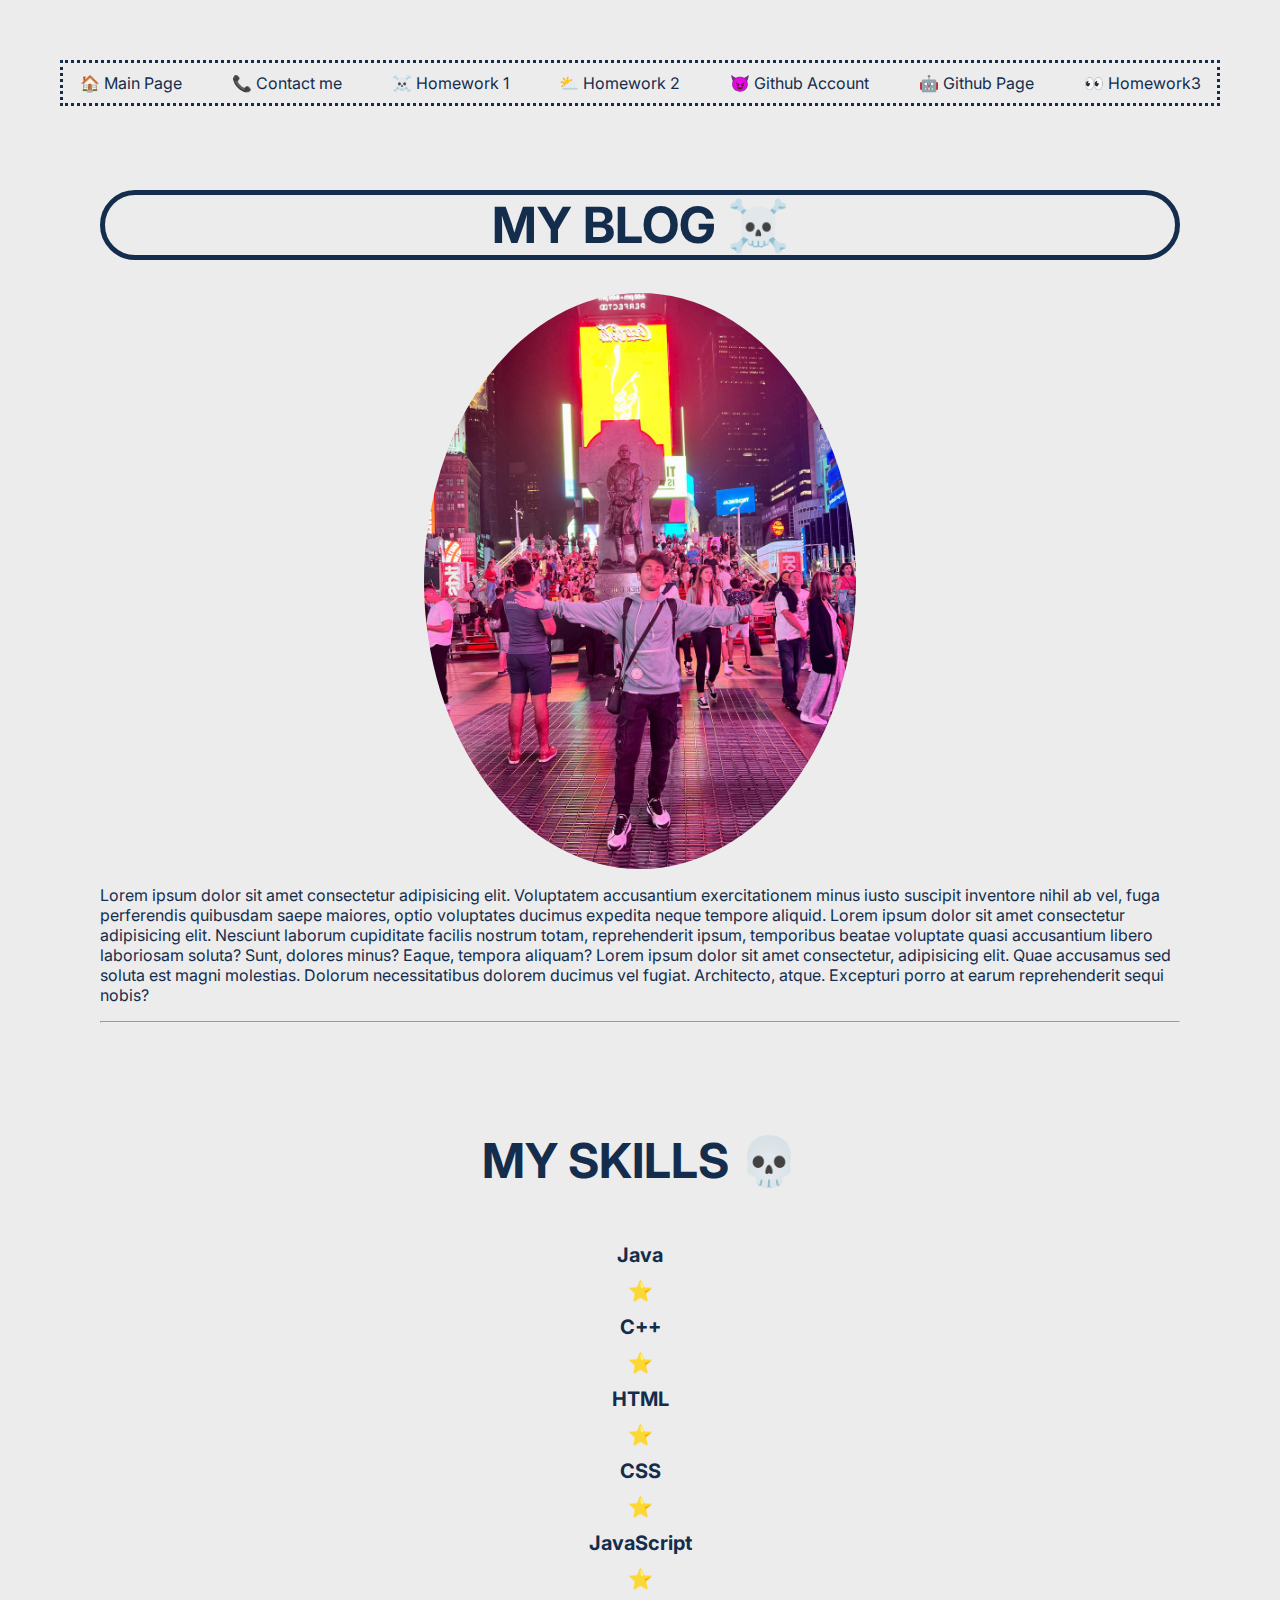
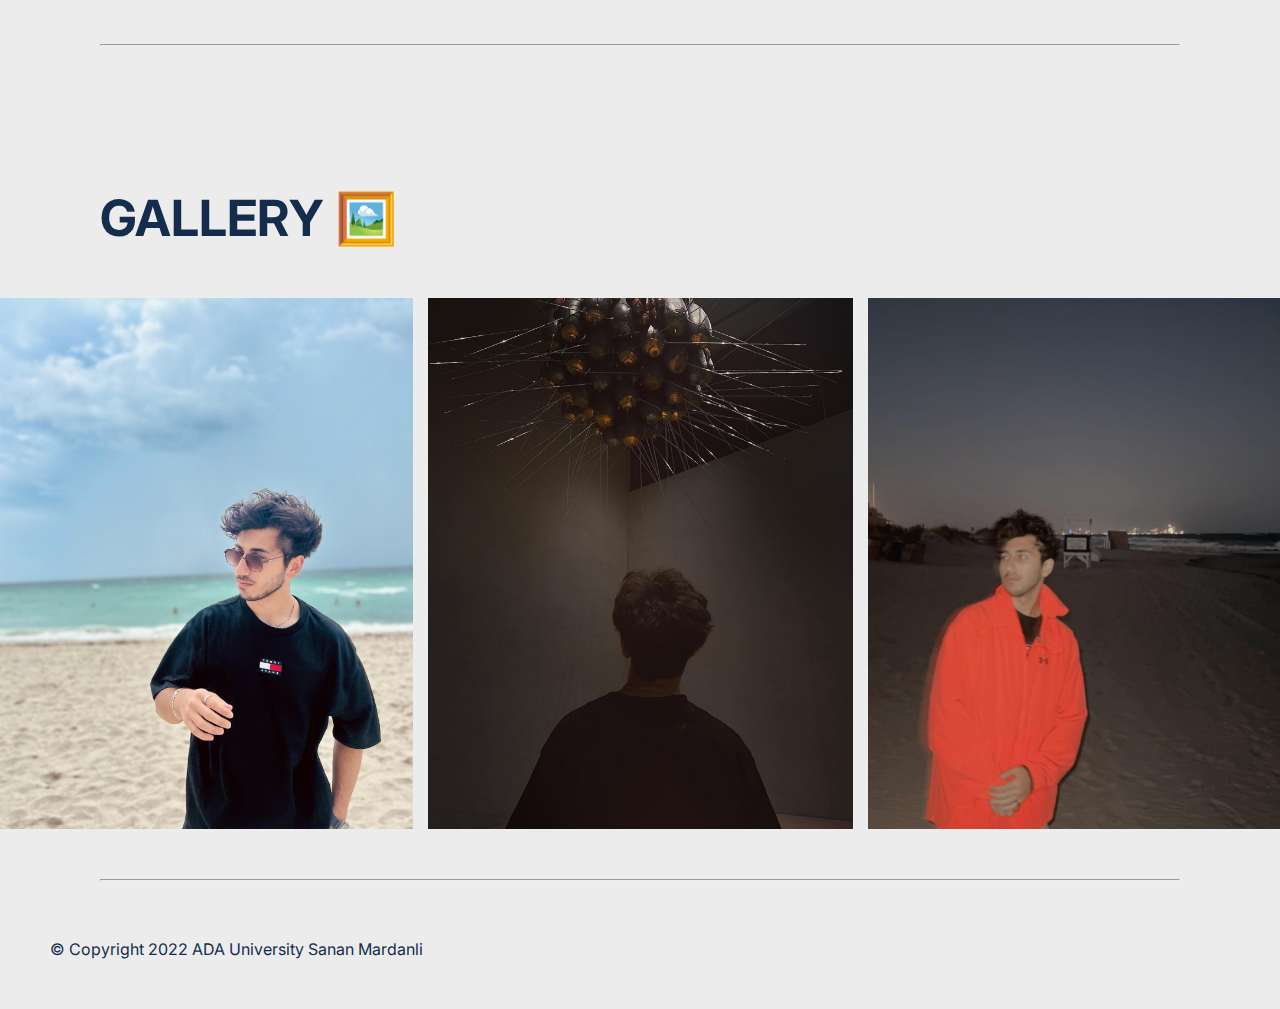
<file: index.html>
<!DOCTYPE html>
<html lang="en">
  <head>
    <meta charset="UTF-8" />
    <meta http-equiv="X-UA-Compatible" content="IE=edge" />
    <meta name="viewport" content="width=device-width, initial-scale=1.0" />
    <title>My Blog</title>
    <link rel="stylesheet" href="style.css" />
    <link rel="preconnect" href="https://fonts.googleapis.com" />
    <link rel="preconnect" href="https://fonts.gstatic.com" crossorigin />
    <link
      href="https://fonts.googleapis.com/css2?family=Inter:wght@100;200;300;400;500;600;700&display=swap"
      rel="stylesheet"
    />
    <link rel="shortcut icon" href="favicon.ico" type="image/x-icon" />
    <link rel="icon" href="favicon.ico" type="image/x-icon" />
  </head>
  <body>
    <main>
      <div class="main-content">
        <div class="nav">
          <a href="#">🏠 Main Page</a>
          <a href="contact-me.html">📞 Contact me</a>
          <a href="hw1.html" target="_blank">☠️ Homework 1</a>
          <a href="hw2/app.html" target="_blank">⛅️ Homework 2</a>
          <a
            href="https://github.com/SenanM1/webandapplicationI"
            target="_blank"
            >😈 Github Account</a
          >
          <a
            href="https://senanm1.github.io/webandapplicationI/"
            target="_blank"
            >🤖 Github Page</a
          >
          <a href="https://www.youtube.com/watch?v=n_FxKl8P4h0" target="_blank"
            >👀 Homework3</a
          >
        </div>

        <div class="my-blog-section">
          <h1 class="title">MY BLOG ☠️</h1>
          <img
            class="photo-of-me"
            src="imgs/me.jpg"
            alt="me in the times square"
          />
          <p>
            Lorem ipsum dolor sit amet consectetur adipisicing elit. Voluptatem
            accusantium exercitationem minus iusto suscipit inventore nihil ab
            vel, fuga perferendis quibusdam saepe maiores, optio voluptates
            ducimus expedita neque tempore aliquid. Lorem ipsum dolor sit amet
            consectetur adipisicing elit. Nesciunt laborum cupiditate facilis
            nostrum totam, reprehenderit ipsum, temporibus beatae voluptate
            quasi accusantium libero laboriosam soluta? Sunt, dolores minus?
            Eaque, tempora aliquam? Lorem ipsum dolor sit amet consectetur,
            adipisicing elit. Quae accusamus sed soluta est magni molestias.
            Dolorum necessitatibus dolorem ducimus vel fugiat. Architecto,
            atque. Excepturi porro at earum reprehenderit sequi nobis?
          </p>
          <hr />
        </div>

        <div class="my-skills-section">
          <h1 class="my-skills-text">My Skills 💀</h1>
          <div class="my-skills">
            <table>
              <tbody>
                <tr>
                  <th class="changed">Java</th>
                  <th class="changed">⭐</th>
                </tr>
                <tr>
                  <th class="changed">C++</th>
                  <th class="changed">⭐</th>
                </tr>
                <tr>
                  <th class="changed">HTML</th>
                  <th class="changed">⭐</th>
                </tr>
                <tr>
                  <th class="changed">CSS</th>
                  <th class="changed">⭐</th>
                </tr>
                <tr>
                  <th class="changed">JavaScript</th>
                  <th class="changed">⭐</th>
                </tr>
              </tbody>
            </table>
          </div>
          <hr />
        </div>

        <div class="gallery-section">
          <h1 class="gallery-text">Gallery 🖼️</h1>
          <div class="gallery">
            <img src="imgs/1.jpg" alt="photo-of-me-1" /><img
              src="imgs/2.jpg"
              alt="photo-of-me-1"
            /><img src="imgs/3.jpg" alt="photo-of-me-1" />
          </div>
          <hr />
        </div>

        <footer>&copy; Copyright 2022 ADA University Sanan Mardanli</footer>
      </div>
    </main>
  </body>
</html>
</file>
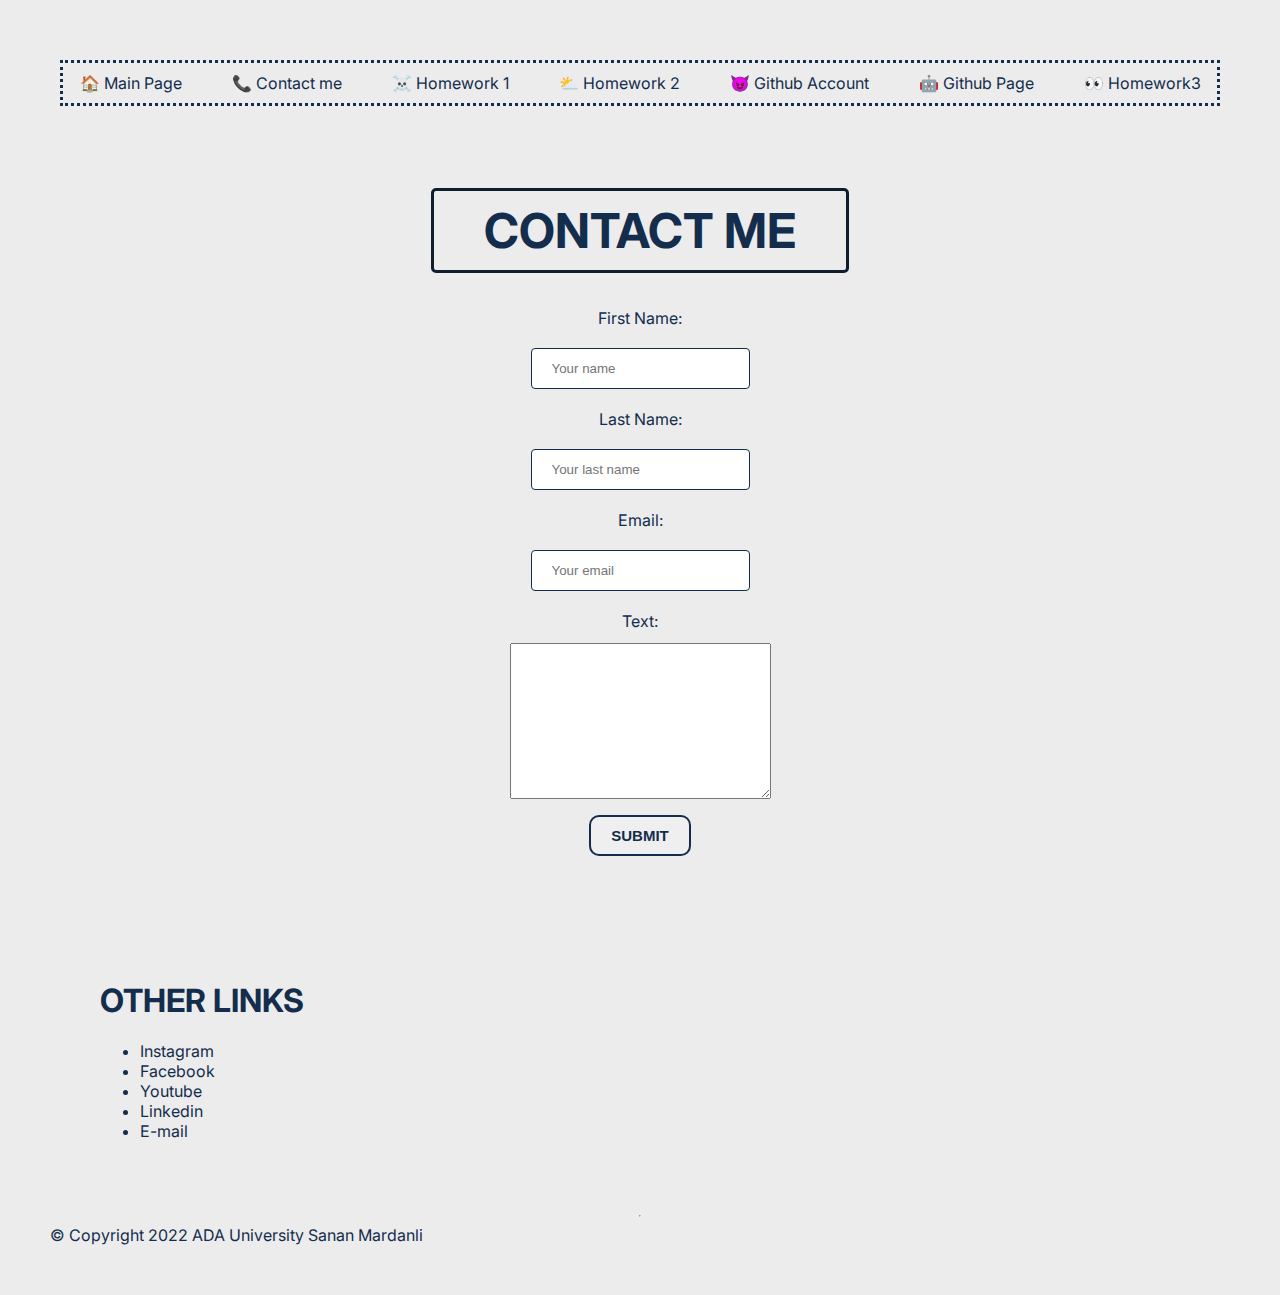
<file: contact-me.html>
<!DOCTYPE html>
<html lang="en">
  <head>
    <meta charset="UTF-8" />
    <meta http-equiv="X-UA-Compatible" content="IE=edge" />
    <meta name="viewport" content="width=device-width, initial-scale=1.0" />
    <title>Contact-me</title>
    <link rel="stylesheet" href="style.css" />
    <link rel="preconnect" href="https://fonts.googleapis.com" />
    <link rel="preconnect" href="https://fonts.gstatic.com" crossorigin />
    <link
      href="https://fonts.googleapis.com/css2?family=Inter:wght@100;200;300;400;500;600;700&display=swap"
      rel="stylesheet"
    />
    <link rel="shortcut icon" href="favicon.ico" type="image/x-icon" />
    <link rel="icon" href="favicon.ico" type="image/x-icon" />
  </head>
  <body>
    <main>
      <div class="main-content">
        <div class="nav">
          <a href="index.html">🏠 Main Page</a>
          <a href="contact-me.html">📞 Contact me</a>
          <a href="hw1.html" target="_blank">☠️ Homework 1</a>
          <a href="hw2/app.html" target="_blank">⛅️ Homework 2</a>
          <a
            href="https://github.com/SenanM1/webandapplicationI"
            target="_blank"
            >😈 Github Account</a
          >
          <a
            href="https://senanm1.github.io/webandapplicationI/"
            target="_blank"
            >🤖 Github Page</a
          >
          <a href="https://www.youtube.com/watch?v=n_FxKl8P4h0" target="_blank"
            >👀 Homework3</a
          >
        </div>
        <div class="form">
          <h1>Contact me</h1>
          <form
            action="mailto:smardanli13986@ada.edu.az"
            method="post"
            enctype="text/plain"
          >
            <table>
              <tr class="form-tr">
                <td><label for="First Name">First Name: </label></td>
                <td>
                  <input
                    type="text"
                    name="fname"
                    id="fname"
                    placeholder="Your name"
                  />
                </td>
              </tr>
              <tr class="form-tr">
                <td><label for="Last Name">Last Name: </label></td>
                <td>
                  <input
                    type="text"
                    name="lname"
                    id="lname"
                    placeholder="Your last name"
                  />
                </td>
              </tr>
              <tr class="form-tr">
                <td><label for="email">Email: </label></td>
                <td>
                  <input
                    type="email"
                    name="email"
                    id="email"
                    placeholder="Your email"
                  />
                </td>
              </tr>
              <tr class="form-tr">
                <td><label for="text">Text: </label></td>
                <td>
                  <textarea
                    name="text"
                    id="text"
                    cols="30"
                    rows="10"
                  ></textarea>
                </td>
              </tr>
              <tr class="form-tr">
                <td>
                  <button class="submit-button" type="submit">SUBMIT</button>
                </td>
              </tr>
            </table>
          </form>
        </div>
        <div class="contact-me">
          <h1>OTHER LINKS</h1>
          <ul>
            <li><a href="#">Instagram</a></li>
            <li><a href="#">Facebook</a></li>
            <li><a href="#">Youtube</a></li>
            <li><a href="#">Linkedin</a></li>
            <li><a href="#">E-mail</a></li>
          </ul>
        </div>
        <hr />

        <footer>&copy; Copyright 2022 ADA University Sanan Mardanli</footer>
      </div>
    </main>
  </body>
</html>
</file>
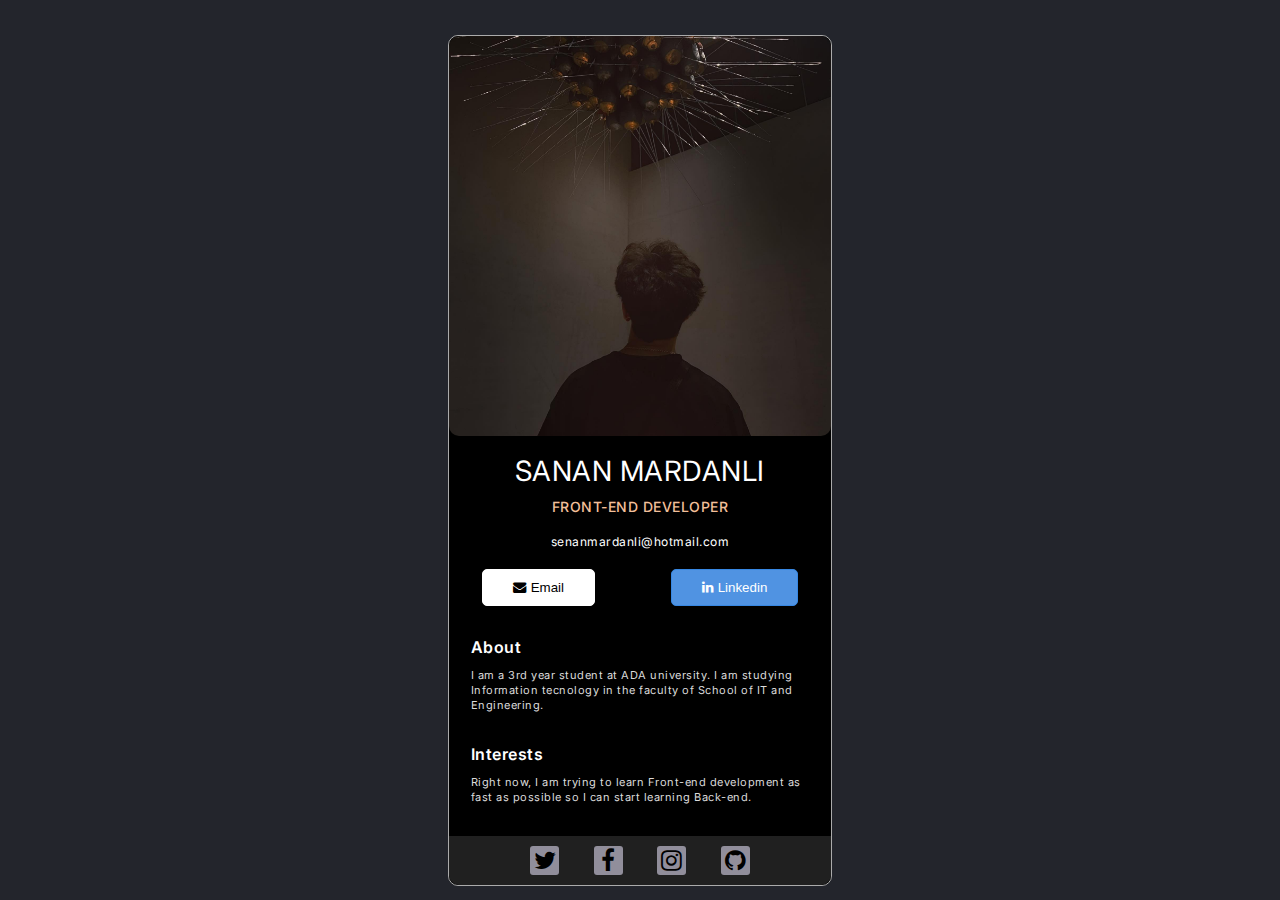
<file: hw1.html>
<!DOCTYPE html>
<html lang="en">
  <head>
    <meta charset="UTF-8" />
    <meta http-equiv="X-UA-Compatible" content="IE=edge" />
    <meta name="viewport" content="width=device-width, initial-scale=1.0" />
    <title>Homework 1</title>
    <link rel="stylesheet" href="css-hw1.css" />
    <link
      rel="stylesheet"
      href="https://cdnjs.cloudflare.com/ajax/libs/font-awesome/4.7.0/css/font-awesome.min.css"
    />
    <link rel="preconnect" href="https://fonts.googleapis.com" />
    <link rel="preconnect" href="https://fonts.gstatic.com" crossorigin />
    <link
      href="https://fonts.googleapis.com/css2?family=Inter:wght@100;200;300;400;500;600;700;800&family=Open+Sans:ital,wght@0,300;0,400;0,500;0,600;0,700;1,300;1,400;1,500;1,600;1,700&display=swap"
      rel="stylesheet"
    />
    <link
      href="https://fonts.googleapis.com/css2?family=Inter:wght@200;400;500;600&amp;display=swap"
      rel="stylesheet"
    />
  </head>
  <body>
    <main>
      <div class="container">
        <div class="img-container"></div>
        <div class="content">
          <p class="title">Sanan Mardanli</p>
          <p class="passion-title">Front-end developer</p>
          <p class="email-title">senanmardanli@hotmail.com</p>
          <div class="links-container">
            <button class="btn btn-email">
              <i class="fa fa-solid fa-envelope"></i>
              <span class="btn-email-text">Email</span>
            </button>
            <button class="btn btn-linkedin">
              <span class="btn-linkedin-icon"
                ><i class="fa fa-brands fa-linkedin"></i
              ></span>
              <span class="btn-linkedin-text">Linkedin</span>
            </button>
          </div>
          <div class="info">
            <div class="about-info">
              <h1>About</h1>
              <p>
                I am a 3rd year student at ADA university. I am studying
                Information tecnology in the faculty of School of IT and
                Engineering.
              </p>
            </div>
            <div class="interest-info">
              <h1>Interests</h1>
              <p>
                Right now, I am trying to learn Front-end development as fast as
                possible so I can start learning Back-end.
              </p>
            </div>
          </div>
        </div>
        <footer>
          <div class="social-link">
            <span class="icons"><i class="fa fa-brands fa-twitter"></i></span>
            <span class="icons"><i class="fa fa-brands fa-facebook"></i></span>
            <span class="icons"><i class="fa fa-brands fa-instagram"></i></span>
            <span class="icons"><i class="fa fa-brands fa-github"></i></span>
          </div>
        </footer>
      </div>
    </main>
  </body>
</html>
</file>
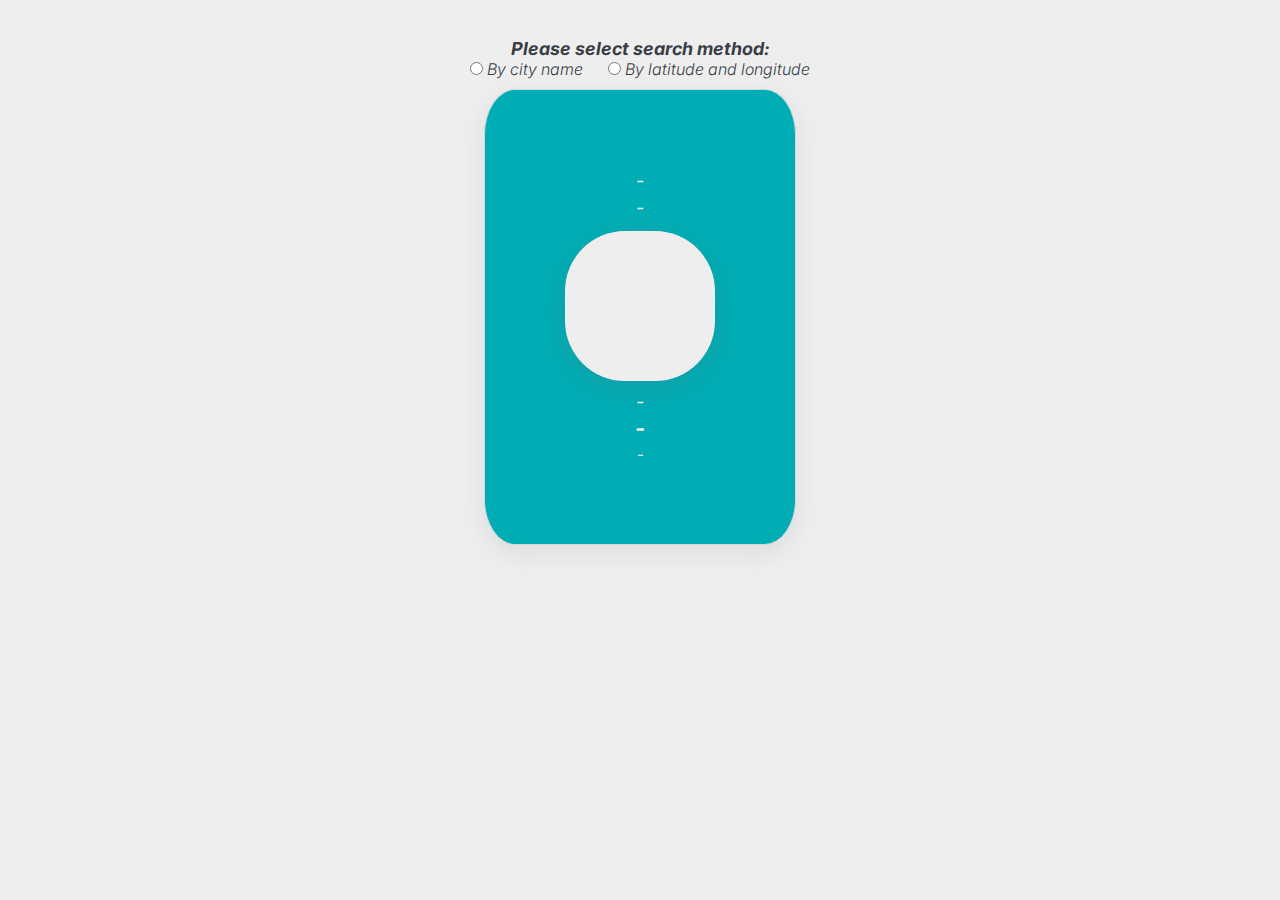
<file: hw2/app.html>
<!DOCTYPE html>
<html lang="en">
  <head>
    <meta charset="UTF-8" />
    <meta http-equiv="X-UA-Compatible" content="IE=edge" />
    <meta name="viewport" content="width=device-width, initial-scale=1.0" />
    <title>HW2</title>
    <link rel="stylesheet" href="app.css" />
    <link rel="preconnect" href="https://fonts.googleapis.com" />
    <link rel="preconnect" href="https://fonts.gstatic.com" crossorigin />
    <link
      href="https://fonts.googleapis.com/css2?family=Inter:wght@100;200;300;400;500;600;700&display=swap"
      rel="stylesheet"
    />
  </head>
  <body>
    <main>
      <form>
        <h2>Please select search method:</h2>
        <div class="checkBtns">
          <div>
            <input
              type="radio"
              name="searchMethod"
              id="cityCheck"
              value="cityName"
            />
            <label for="cityCheck">By city name</label>
          </div>

          <div>
            <input type="radio" name="searchMethod" id="lCheck" value="lName" />
            <label for="lCheck">By latitude and longitude </label>
          </div>
        </div>
      </form>

      <div class="search-bar-l display-none">
        <input
          type="number"
          id="latInput"
          class="searchInput"
          placeholder="Enter a latitude"
        />
        <input
          type="number"
          id="lonInput"
          class="searchInput"
          placeholder="Enter a longitude"
        />
        <button id="lButton" class="searchButton" type="submit">Search</button>
      </div>

      <div class="search-bar-c display-none">
        <input
          type="text"
          id="cityInput"
          class="searchInput"
          placeholder="Type a city"
        />
        <button id="cButton" class="searchButton" type="submit">Search</button>
      </div>

      <div class="main-content">
        <div class="head-part">
          <div class="location-details">
            <span class="city-name"></span>
            <span> - </span>
            <span class="country-name"></span>
          </div>

          <span class="current-temp"></span>

          <div class="weather-details">
            <span class="w-condition"></span>
            <span> - </span>
            <span class="detailed-description"></span>
          </div>

          <div class="temps">
            <span class="min-temp"></span>
            <span class="max-temp"></span>
            <span class="real-feel"></span>
          </div>
        </div>

        <div class="img-container"></div>

        <div class="remaning-part">
          <div class="timezone">
            <span class="time"></span>
            <span> - </span>
            <span class="date"></span>
          </div>

          <div class="humidty-pressure">
            <span class="humidty"></span>
            <span> - </span>
            <span class="pressure"></span>
          </div>

          <div class="wind">
            <span class="wind-speed"></span>
            <span> - </span>
            <span class="wind-direction"></span>
          </div>
        </div>
      </div>
    </main>

    <script src="app.js"></script>
  </body>
</html>
</file>
<file: style.css>
body {
  margin: auto;
  padding: 0;
  background-color: #ececec;
  font-family: "Inter", sans-serif;
  color: #142d4c;
}


.main-content {
  display: flex;
  flex-direction: column;
  justify-content: center;
  align-self: center;
}

.nav {
  padding: 10px;
  margin: 10px;
  margin-bottom: 0;
  border: dotted 3px;
  display: flex;
  align-items: center;
  justify-content: center;
  gap: 50px;
}

.title {
  display: block;
  font-size: 50px;
  font-weight: 700;
  color: #142d4c;
  text-align: center;
  border: 5px;
  border-style: solid;
  border-radius: 50px;
  border-color: #142d4c;
}

.photo-of-me {
  display: block;
  width: 40%;
  margin-left: auto;
  margin-right: auto;
  border-radius: 50%;
  transition: 0.5s;
}

.photo-of-me:hover {
  width: 42%;
  border-radius: 25%;
}

.my-skills-text {
  font-size: 48px;
  text-align: center;
  font-style: normal;
  text-transform: uppercase;
  margin: 0;
}
.my-skills {
  display: flex;
  justify-content: center;
  align-items: center;
}

a {
  text-decoration: none;
  color: #142d4c;
  transition: 0.2s;
}

table tbody tr {
  display: flex;
  flex-direction: column;
  align-items: center;
  justify-content: center;
  gap: 10px;
}

table tbody {
  display: flex;
  flex-direction: column;
  gap: 10px;
}

.form {
  display: flex;
  align-items: center;
  justify-content: center;
  flex-direction: column;
}

form {
  display: inline-block;
  margin-left: auto;
  margin-right: auto;
  text-align: left;
}

.form-tr {
  border: none;
}

input {
  width: 100%;
  padding: 12px 20px;
  margin: 8px 0;
  display: inline-block;
  border: 1px solid #142d4c;
  border-radius: 4px;
  box-sizing: border-box;
}

a:hover {
  color: #385170;
  font-size: 18px;
}

.second-link {
  padding: 25px;
}

.gallery {
  display: flex;
  align-items: center;
  justify-content: center;
  gap: 15px;
}

.gallery-text {
  text-transform: uppercase;
  text-align: left;
  font-size: 50px;
}

.gallery img {
  width: 425px;
  transition: 0.5s;
}

.gallery img:hover {
  transform: scale(1.02);
}

div {
  margin: 50px;
}

.form h1 {
  text-transform: uppercase;
  font-size: 48px;
  border: 3px solid #0f1e2c;
  padding: 10px 50px;
  border-radius: 5px;
}

.submit-button {
  border: 2px solid #142d4c;
  cursor: pointer;
  color: #142d4c;
  padding: 10px 20px;
  font-size: 15px;
  font-weight: 700;
  text-decoration: none;
  border-radius: 10px;
  transition: 0.5s;
}

.submit-button:hover {
  background-color: #0f1e2c;
  color: #ffffff;
  border-radius: 20px;
}

.changed {
  font-size: 20px;
}
</file>
<file: css-hw1.css>
body {
  margin: 0;
  padding: 0;
  background-color: #23252C;
  font-family: "Inter", sans-serif;
}


.container {
  margin: auto;
  margin-top: 35px;
  width: 30%;
  border: 1px solid #ababab;
  border-radius: 10px;
  background-color: black;
  box-sizing: border-box;
  
}

.img-container {
  width: 100%;
  border-radius: 10px;
  height: 400px;
  background-image: url(imgs/picture-of-me.jpeg);
  background-size: cover;
  background-position: center;
}

.content {
  width: 99%;
  margin: auto;
  box-sizing: border-box;
}

.title {
  text-align: center;
  text-transform: uppercase;
  font-weight: 400;
  color: #FFFFFF;
  font-size: 28px;
  margin-bottom: 20px;
}

.passion-title {
  text-align: center;
  text-transform: uppercase;
  font-weight: 500;
  color: #F3BF99;
  font-size: 14px;
  margin-bottom: 20px;
}

.email-title {
  text-align: center;
  font-weight: 400;
  color: #FFFFFF;
  font-size: 12px;
  margin-bottom: 20px;
}

a {
  text-decoration: none;
  color: #3282b8;
  border: 2px solid #bbe1fa;
  padding: 10px;
  border-radius: 10px;
  font-size: 18px;
  font-weight: 400;
  letter-spacing: 2px;
  margin: 10px;
  background-color:#bbe1fa;
}

a:hover {
  background-color: #0f4c75;
  color: #bbe1fa;
}

.links-container {
  display: flex;
  justify-content: center;
  align-items: center;
  gap: 20%;
  margin: 10px 0 0 0;
}

.btn {
  padding: 10px 30px 10px 30px;
  border: 1px solid white;
  border-radius: 5px;
  box-sizing: border-box;
  display: flex;
  align-items: center;
  justify-content: center;
  gap: 5px;
  background-color: white;
}

.btn-linkedin {
  background-color: #5093E2;
  border-color: #3787e2;
}

.btn-linkedin-text {
  color: white;
}

.btn-linkedin-icon {
  color: white;
}

.btn-linkedin:hover {
  background-color: #575758;
  border: 1px solid #e7e8ea;
  color: #f7f8fa;
}

.btn-email:hover {
  background-color: #575758;
  border: 1px solid #e7e8ea;
  color: #f7f8fa;
}

h1 {
  color: white;
  font-size: 16px;
  font-weight: 600;
  line-height: 20px;
  letter-spacing: 0.5px;
  font-style: normal;
}

p { 
  font-size: 11px;
  font-style: normal;
  line-height: 15px;
  letter-spacing: 0.5px;
  color: #dcdcdc;
}

.info {
  display: flex;
  flex-direction: column;
  justify-content: center;
  align-items: center;
  gap: 10px;
  padding: 20px;
}

footer {
  background-color: #202020;
  padding: 10px;
  border-radius: 0 0 10px 10px;
}

.social-link {
    display: flex;
    justify-content: space-around;
    align-items: center;
    width: 70%;
    margin-left: auto;
    margin-right: auto;
}

.icons .fa{
  width: 25px;
  height: 25px;
  background-color: #918E9B;
  padding: 2px;
  border-radius: 3px;
}

.icons {
  vertical-align: middle;
  text-align: center;
  font-size: 1.5rem;
}

.icons .fa:hover {
  background-color: #c5c1d3;
}

@media screen and (max-width: 1100px) {
    .container {
      width: 40%;
    }
}

@media screen and (max-width: 800px) {
  .container {
    width: 50%;
  }
}

@media screen and (max-width: 650px) {
  .container {
    width: 60%;
  }
}

@media screen and (max-width: 550px) {
  .container {
    width: 70%;
  }
}

@media screen and (max-width: 500px) {
  .content {
    width: 90%;
  }

  .links-container {
    gap: 10%;
  }
}

@media screen and (max-width: 400px) {
  .content {
    width: 85%;
  }

  .links-container {
    gap: 5%;
  }

  .title {
    font-size: 20px;
  }

  .container {
    width: 99%;
  }

  .btn {
    padding: 10px;
  }
}
</file>
<file: hw2/app.css>
* {
    margin: 0;
    padding: 0;
    transition: all 0.2s ease-in;
}

*, *:before, *:after {
    box-sizing: border-box;
  }

body {
    font-family: "Inter", sans-serif;
    background-color: #EEEEEE;
}

main {
    display: flex;
    flex-direction: column;
    align-items: center;
    justify-content: center;
    margin-top: 3%;
    text-align: center;
}

span {
    font-size: 24px;
    color: #EEEEEE;
    text-align: center;
}

h2 {
    font-size: 18px;
    text-align: center;
    font-style: italic;
    color: #393E46;
    
}

.checkBtns {
    display: flex;
    align-items: center;
    justify-content: center;
    gap: 25px;
    color: #393E46;
    font-style: italic;
    font-weight: 300;
}

.location-details span{
    font-style: italic;
    font-size: 18px;
}

.current-temp {
    font-size: 48px;
    font-weight: bold;
}

.weather-details span {
    font-size: 18px;
    font-style: italic;
}

.temps span {
    font-size: 20px;
    font-weight: 500;
}

.timezone span {
    font-style: italic;
    font-size: 18px;
}

.humidty-pressure span {
    font-weight: bold;
    font-size: 22px;
    font-style: italic;
}

.wind span{
    font-size: 15px;
}

.main-content {
    border: 0.5px solid #d6d6d6;
    border-radius: 10%;
    padding: 80px;
    margin: 10px;
    display: flex;
    flex-direction: column;
    align-items: center;
    justify-content: center;
    gap: 10px;

    background-color: #00ADB5;
    box-shadow: rgba(149, 157, 165, 0.2) 0px 8px 24px;
}

.head-part {
    display: flex;
    flex-direction: column;
    align-items: center;
    justify-content: center;
    gap: 3px;
}

.remaning-part{
    display: flex;
    flex-direction: column;
    align-items: center;
    justify-content: center;
    gap: 3px;
}

.img-container {
  width: 150px;
  height: 150px;
  background-size: cover;
  background-position: center;
  border-radius: 40%;
  background-color: #EEEEEE;
  box-shadow: rgba(100, 100, 111, 0.2) 0px 7px 29px 0px;
}

.searchInput {  
    width: 100%;
    padding: 5px 20px;
    margin: 5px 0;
    border-radius: 10px;
    border: 2px solid #222831;
    box-shadow: rgba(0, 0, 0, 0.35) 0px 5px 15px;
}

#lonInput,
#latInput {
    width: 100%;
}

button {
    appearance: none;
    -webkit-appearance: none;

    padding: 5px;
    border: none;
    background-color: #222831;
    color: #EEEEEE;
    font-weight: 600;
    width: 100%;
    border-radius: 5px;
    cursor: pointer;
}

button:hover {
    border-radius: 15px;
    background-color: #393E46;
    color: #EEEEEE;
}

.display-none {
    display: none;
}

.search-bar-l,
.search-bar-c {
    width: 300px;
}

/* Responsive */

@media screen and (max-width: 550px) {
    .main-content {
        padding: 50px;
    }

    h2 {
        font-size: 16px;      
    }

    .checkBtns {
        gap: 20px;
    }

    .location-details span{
        font-size: 16px;
    }

    .current-temp {
        font-size: 40px;
    }

    .weather-details span {
        font-size: 16px;
    }

    .temps span {
        font-size: 18px;
    }

    .timezone span {
        font-size: 16px;
    }

    .humidty-pressure span {
        font-size: 20px;
    }

    .wind span{
        font-size: 13px;
    }

    .search-bar-l,
    .search-bar-c {
    width: 250px;
}
}


@media screen and (max-width: 420px) {
    .main-content {
        padding: 30px;
    }

    h2 {
        font-size: 15px;      
    }

    .checkBtns {
        gap: 10px;
    }

    .location-details span{
        font-size: 14px;
    }

    .current-temp {
        font-size: 36px;
    }

    .weather-details span {
        font-size: 14px;
    }

    .temps span {
        font-size: 16px;
    }

    .timezone span {
        font-size: 14px;
    }

    .humidty-pressure span {
        font-size: 18px;
    }

    .wind span{
        font-size: 11px;
    }

    .search-bar-l,
    .search-bar-c {
    width: 200px;
    }
}

@media screen and (max-width: 320px) {
    h1 {
        font-size: 12px;
    }
    .checkBtns {
        flex-direction: column;
    }
}
</file>
